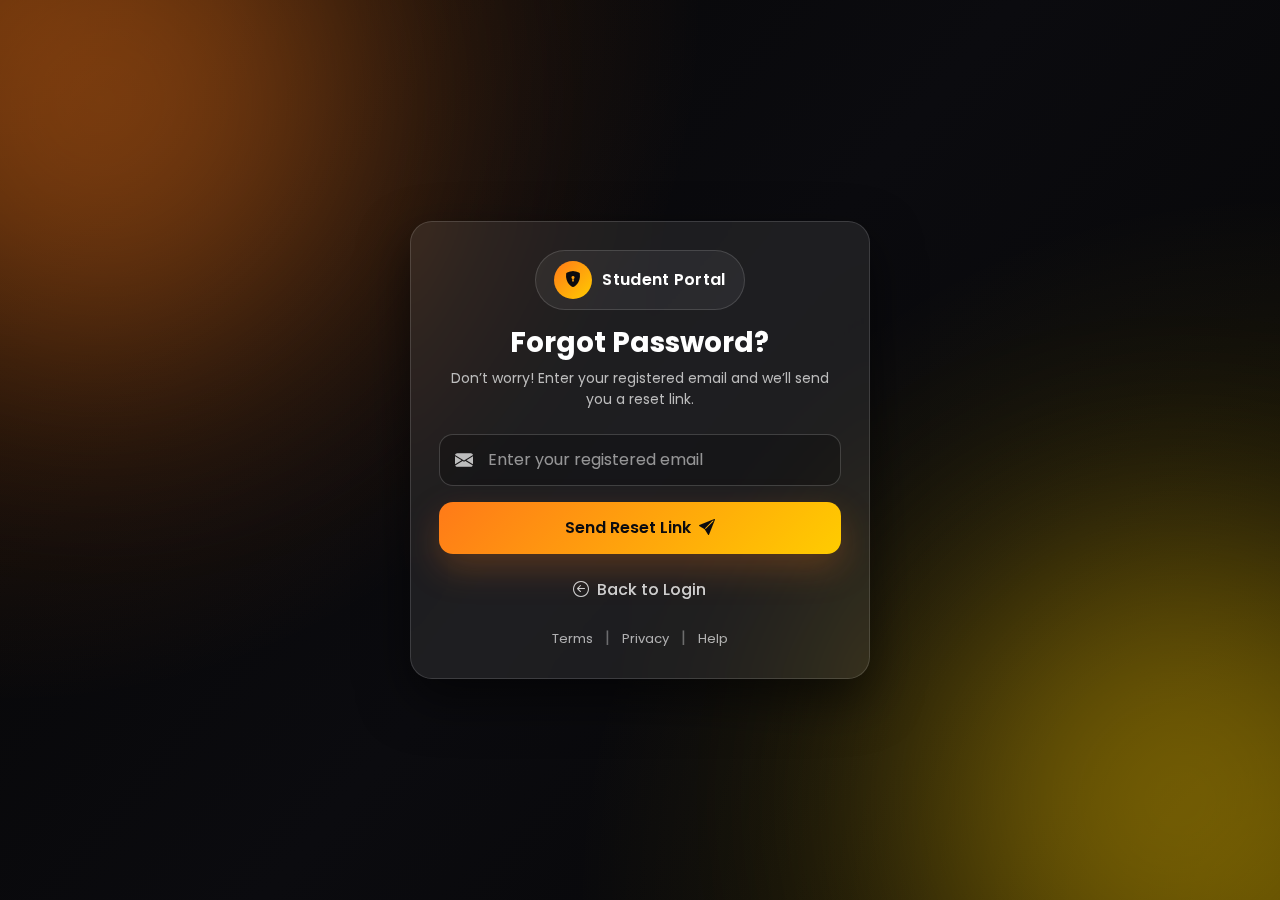
<file: forgotPassword.html>
<!DOCTYPE html>
<html lang="en">

<head>
    <meta charset="UTF-8" />
    <meta name="viewport" content="width=device-width, initial-scale=1.0" />
    <title>Forgot Password</title>

    <!-- Bootstrap 5 -->
    <link href="https://cdn.jsdelivr.net/npm/bootstrap@5.3.3/dist/css/bootstrap.min.css" rel="stylesheet" />

    <!-- Bootstrap Icons -->
    <link rel="stylesheet" href="https://cdn.jsdelivr.net/npm/bootstrap-icons@1.11.3/font/bootstrap-icons.min.css">

    <!-- CSS -->
    <link rel="stylesheet" href="./assets/css/forgotPassword.css" />
</head>

<body>

    <section class="auth-page">
        <div class="container-fluid p-0">
            <div class="row g-0 min-vh-100 justify-content-center align-items-center">

                <!-- ✅ CENTER FORM ONLY -->
                <div class="col-lg-5 col-md-7 col-sm-10 col-11 d-flex align-items-center justify-content-center px-3 py-5">
                    <div class="auth-card w-100">

                        <!-- Brand -->
                        <div class="text-center mb-4">
                            <div class="brand">
                                <span class="brand-icon"><i class="bi bi-shield-lock-fill"></i></span>
                                <span class="brand-text">Student Portal</span>
                            </div>

                            <h2 class="mt-3 auth-title">Forgot Password?</h2>
                            <p class="auth-subtitle">
                                Don’t worry! Enter your registered email and we’ll send you a reset link.
                            </p>
                        </div>

                        <!-- Form -->
                        <form>
                            <!-- Email -->
                            <div class="form-group-custom mb-3">
                                <i class="bi bi-envelope-fill left-icon"></i>
                                <input type="email" class="form-control custom-input"
                                    placeholder="Enter your registered email" required>
                            </div>

                            <!-- Button -->
                            <button type="submit" class="btn auth-btn w-100">
                                Send Reset Link <i class="bi bi-send-fill ms-1"></i>
                            </button>

                            <!-- Back to login -->
                            <div class="mt-4 text-center">
                                <a href="index.html" class="back-link">
                                    <i class="bi bi-arrow-left-circle me-1"></i> Back to Login
                                </a>
                            </div>

                            <!-- Footer -->
                            <div class="bottom-links mt-4 text-center">
                                <a href="#">Terms</a>
                                <span>|</span>
                                <a href="#">Privacy</a>
                                <span>|</span>
                                <a href="#">Help</a>
                            </div>

                        </form>
                    </div>
                </div>

            </div>
        </div>
    </section>

    <!-- Bootstrap JS -->
    <script src="https://cdn.jsdelivr.net/npm/bootstrap@5.3.3/dist/js/bootstrap.bundle.min.js"></script>
</body>

</html>
</file>
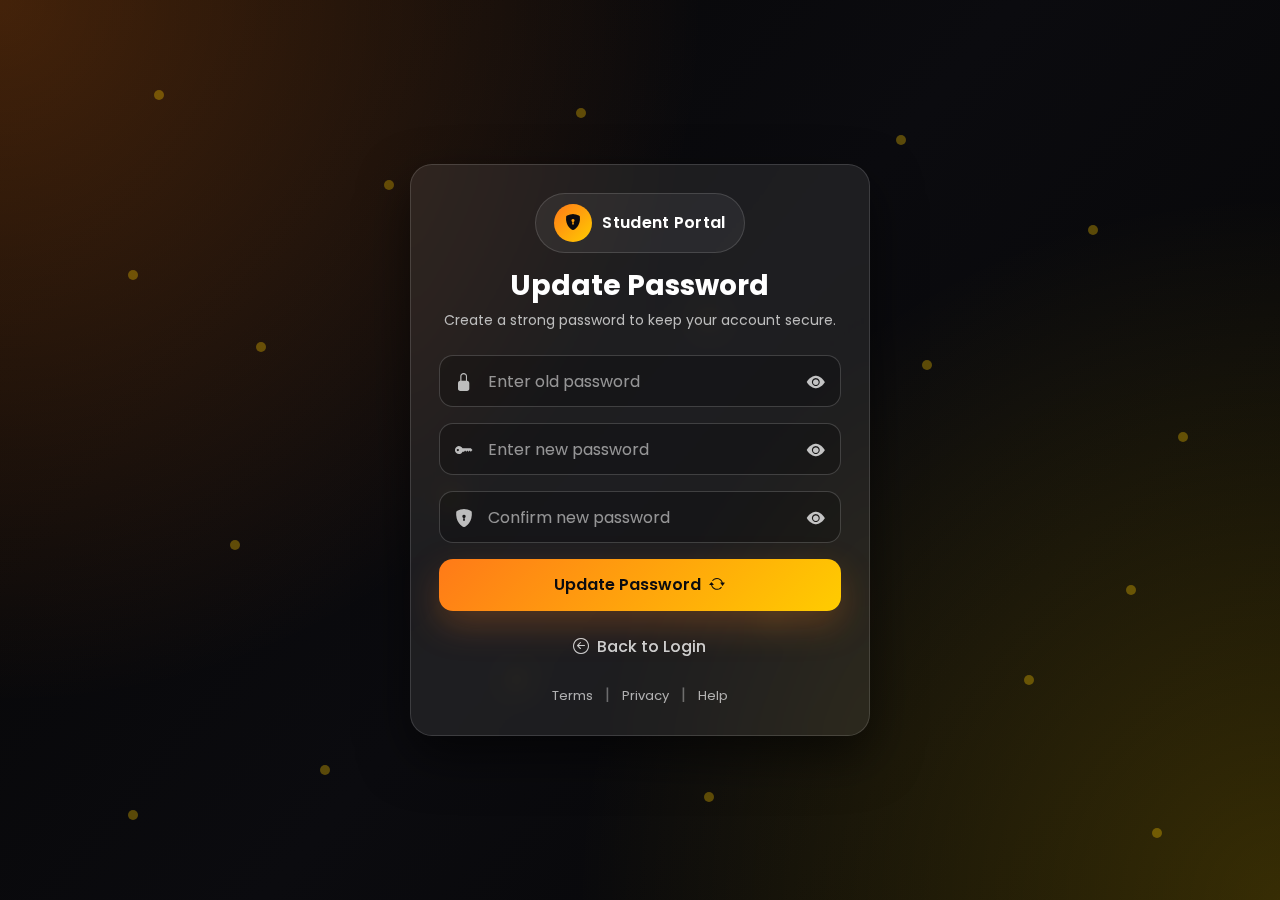
<file: updatePassword.html>
<!DOCTYPE html>
<html lang="en">

<head>
    <meta charset="UTF-8" />
    <meta name="viewport" content="width=device-width, initial-scale=1.0" />
    <title>Update Password</title>

    <!-- Bootstrap 5 -->
    <link href="https://cdn.jsdelivr.net/npm/bootstrap@5.3.3/dist/css/bootstrap.min.css" rel="stylesheet" />

    <!-- Bootstrap Icons -->
    <link rel="stylesheet" href="https://cdn.jsdelivr.net/npm/bootstrap-icons@1.11.3/font/bootstrap-icons.min.css">

    <!-- CSS -->
    <link rel="stylesheet" href="./assets/css/updatePassword.css" />
</head>

<body>

    <section class="auth-page">

        <!-- ✅ DIMPLE ANIMATION BACKGROUND -->
        <div class="dimple-bg">
            <span></span><span></span><span></span><span></span><span></span>
            <span></span><span></span><span></span><span></span><span></span>
            <span></span><span></span><span></span><span></span><span></span>
            <span></span><span></span><span></span><span></span><span></span>
        </div>

        <div class="container-fluid p-0">
            <div class="row g-0 min-vh-100 justify-content-center align-items-center">

                <!-- ✅ CENTER FORM ONLY -->
                <div
                    class="col-lg-5 col-md-7 col-sm-10 col-11 d-flex align-items-center justify-content-center px-3 py-5">
                    <div class="auth-card w-100">

                        <!-- Brand -->
                        <div class="text-center mb-4">
                            <div class="brand">
                                <span class="brand-icon"><i class="bi bi-shield-lock-fill"></i></span>
                                <span class="brand-text">Student Portal</span>
                            </div>

                            <h2 class="mt-3 auth-title">Update Password</h2>
                            <p class="auth-subtitle">
                                Create a strong password to keep your account secure.
                            </p>
                        </div>

                        <!-- Update Password Form -->
                        <form>

                            <!-- Old Password -->
                            <div class="form-group-custom mb-3">
                                <i class="bi bi-lock-fill left-icon"></i>
                                <input id="oldPassword" type="password" class="form-control custom-input"
                                    placeholder="Enter old password" required>
                                <span class="eye-icon" onclick="togglePassword('oldPassword','eyeOld')">
                                    <i id="eyeOld" class="bi bi-eye-fill"></i>
                                </span>
                            </div>

                            <!-- New Password -->
                            <div class="form-group-custom mb-3">
                                <i class="bi bi-key-fill left-icon"></i>
                                <input id="newPassword" type="password" class="form-control custom-input"
                                    placeholder="Enter new password" required>
                                <span class="eye-icon" onclick="togglePassword('newPassword','eyeNew')">
                                    <i id="eyeNew" class="bi bi-eye-fill"></i>
                                </span>
                            </div>

                            <!-- Confirm Password -->
                            <div class="form-group-custom mb-3">
                                <i class="bi bi-shield-lock-fill left-icon"></i>
                                <input id="confirmPassword" type="password" class="form-control custom-input"
                                    placeholder="Confirm new password" required>
                                <span class="eye-icon" onclick="togglePassword('confirmPassword','eyeConfirm')">
                                    <i id="eyeConfirm" class="bi bi-eye-fill"></i>
                                </span>
                            </div>

                            <!-- Button -->
                            <button type="submit" class="btn auth-btn w-100">
                                Update Password <i class="bi bi-arrow-repeat ms-1"></i>
                            </button>

                            <!-- Back -->
                            <div class="mt-4 text-center">
                                <a href="./index.html" class="back-link">
                                    <i class="bi bi-arrow-left-circle me-1"></i> Back to Login
                                </a>
                            </div>

                            <!-- Footer -->
                            <div class="bottom-links mt-4 text-center">
                                <a href="#">Terms</a>
                                <span>|</span>
                                <a href="#">Privacy</a>
                                <span>|</span>
                                <a href="#">Help</a>
                            </div>

                        </form>

                    </div>
                </div>

            </div>
        </div>
    </section>

    <!-- Bootstrap JS -->
    <script src="https://cdn.jsdelivr.net/npm/bootstrap@5.3.3/dist/js/bootstrap.bundle.min.js"></script>

    <!-- ✅ Show/Hide Password Script -->
    <script>
        function togglePassword(inputId, eyeId) {
            const input = document.getElementById(inputId);
            const eye = document.getElementById(eyeId);

            if (input.type === "password") {
                input.type = "text";
                eye.className = "bi bi-eye-slash-fill";
            } else {
                input.type = "password";
                eye.className = "bi bi-eye-fill";
            }
        }
    </script>

</body>

</html>
</file>
<file: assets/css/forgotPassword.css>
@import url('https://fonts.googleapis.com/css2?family=Poppins:wght@300;400;500;600;700&display=swap');

:root {
    --orange: #ff7a18;
    --yellow: #ffcc00;
    --text: #ffffff;
    --muted: #bdbdbd;
    --glass: rgba(255, 255, 255, 0.08);
    --border: rgba(255, 255, 255, 0.14);
    --shadow: 0 20px 50px rgba(0, 0, 0, 0.55);
}

* {
    margin: 0;
    padding: 0;
    box-sizing: border-box;
    font-family: "Poppins", sans-serif;
}

body {
    background: #000;
}

/* ✅ FULL PAGE BACKGROUND */
.auth-page {
    min-height: 100vh;
    width: 100%;
    position: relative;

    background: radial-gradient(circle at top left, rgba(255, 122, 24, 0.25), transparent 45%),
        radial-gradient(circle at bottom right, rgba(255, 204, 0, 0.20), transparent 45%),
        linear-gradient(130deg, #050505 0%, #0b0b0f 50%, #050505 100%);
    overflow: hidden;
}

/* ✅ Extra glow decorations */
.auth-page::before,
.auth-page::after {
    content: "";
    position: absolute;
    width: 500px;
    height: 500px;
    border-radius: 50%;
    filter: blur(120px);
    opacity: 0.35;
    z-index: 0;
}

.auth-page::before {
    background: var(--orange);
    top: -150px;
    left: -150px;
}

.auth-page::after {
    background: var(--yellow);
    bottom: -150px;
    right: -150px;
}

/* ✅ Keep content above */
.auth-page .row {
    position: relative;
    z-index: 2;
}

/* ✅ Card glass */
.auth-card {
    max-width: 460px;
    width: 100%;
    background: var(--glass);
    border: 1px solid var(--border);
    box-shadow: var(--shadow);
    backdrop-filter: blur(14px);
    -webkit-backdrop-filter: blur(14px);
    border-radius: 22px;
    padding: 28px;
    color: var(--text);
}

/* Brand */
.brand {
    display: inline-flex;
    align-items: center;
    gap: 10px;
    padding: 10px 18px;
    border-radius: 50px;
    background: rgba(255, 255, 255, 0.06);
    border: 1px solid var(--border);
}

.brand-icon {
    width: 38px;
    height: 38px;
    display: grid;
    place-items: center;
    border-radius: 50%;
    background: linear-gradient(135deg, var(--orange), var(--yellow));
    color: #0b0b0f;
}

.brand-text {
    font-weight: 600;
    letter-spacing: 0.3px;
}

/* Titles */
.auth-title {
    font-weight: 700;
    font-size: 28px;
}

.auth-subtitle {
    color: var(--muted);
    font-size: 14px;
    margin-top: 8px;
}

/* Input */
.form-group-custom {
    position: relative;
}

.left-icon {
    position: absolute;
    left: 16px;
    top: 50%;
    transform: translateY(-50%);
    color: var(--muted);
    font-size: 18px;
}

.custom-input {
    height: 52px;
    padding-left: 48px;
    border-radius: 14px;
    border: 1px solid rgba(255, 255, 255, 0.18);
    background: rgba(0, 0, 0, 0.25);
    color: var(--text);
}

.custom-input:focus {
    background: rgba(0, 0, 0, 0.35);
    color: var(--text);
    border-color: rgba(255, 204, 0, 0.4);
    box-shadow: 0 0 0 0.25rem rgba(255, 204, 0, 0.12);
}

.custom-input::placeholder {
    color: rgba(255, 255, 255, 0.55);
}

/* Button */
.auth-btn {
    height: 52px;
    border-radius: 14px;
    font-weight: 600;
    background: linear-gradient(135deg, var(--orange), var(--yellow));
    border: none;
    color: #0b0b0f;
    box-shadow: 0 14px 35px rgba(255, 122, 24, 0.25);
    transition: 0.25s ease;
}

.auth-btn:hover {
    transform: translateY(-2px);
}

/* Back link */
.back-link {
    color: rgba(255, 255, 255, 0.78);
    text-decoration: none;
    font-weight: 500;
}

.back-link:hover {
    color: var(--yellow);
}

/* Bottom links */
.bottom-links a {
    text-decoration: none;
    color: rgba(255, 255, 255, 0.65);
    font-size: 13px;
}

.bottom-links span {
    margin: 0 8px;
    color: rgba(255, 255, 255, 0.35);
}

/* ✅ Responsive */
@media (max-width: 767px) {
    .auth-card {
        padding: 22px;
    }
}

@media (max-width: 576px) {
    .auth-title {
        font-size: 23px;
    }
}
</file>
<file: assets/css/updatePassword.css>
@import url('https://fonts.googleapis.com/css2?family=Poppins:wght@300;400;500;600;700&display=swap');

:root {
    --orange: #ff7a18;
    --yellow: #ffcc00;
    --text: #ffffff;
    --muted: #bdbdbd;
    --glass: rgba(255, 255, 255, 0.08);
    --border: rgba(255, 255, 255, 0.14);
    --shadow: 0 20px 50px rgba(0, 0, 0, 0.55);
}

* {
    margin: 0;
    padding: 0;
    box-sizing: border-box;
    font-family: "Poppins", sans-serif;
}

body {
    background: #000;
}

/* ✅ full background */
.auth-page {
    min-height: 100vh;
    width: 100%;
    position: relative;
    overflow: hidden;

    background: radial-gradient(circle at top left, rgba(255, 122, 24, 0.25), transparent 45%),
        radial-gradient(circle at bottom right, rgba(255, 204, 0, 0.20), transparent 45%),
        linear-gradient(130deg, #050505 0%, #0b0b0f 50%, #050505 100%);
}

/* ✅ Dimple Animation */
.dimple-bg {
    position: absolute;
    inset: 0;
    z-index: 0;
    overflow: hidden;
    pointer-events: none;
}

.dimple-bg span {
    position: absolute;
    width: 10px;
    height: 10px;
    border-radius: 50%;
    background: rgba(255, 204, 0, 0.55);
    animation: floatDots 6s infinite ease-in-out;
    opacity: 0.6;
}

/* random positions */
.dimple-bg span:nth-child(1) { top: 10%; left: 12%; }
.dimple-bg span:nth-child(2) { top: 20%; left: 30%; }
.dimple-bg span:nth-child(3) { top: 35%; left: 55%; }
.dimple-bg span:nth-child(4) { top: 60%; left: 18%; }
.dimple-bg span:nth-child(5) { top: 75%; left: 40%; }
.dimple-bg span:nth-child(6) { top: 15%; left: 70%; }
.dimple-bg span:nth-child(7) { top: 25%; left: 85%; }
.dimple-bg span:nth-child(8) { top: 48%; left: 92%; }
.dimple-bg span:nth-child(9) { top: 75%; left: 80%; }
.dimple-bg span:nth-child(10){ top: 88%; left: 55%; }
.dimple-bg span:nth-child(11){ top: 30%; left: 10%; }
.dimple-bg span:nth-child(12){ top: 55%; left: 35%; }
.dimple-bg span:nth-child(13){ top: 40%; left: 72%; }
.dimple-bg span:nth-child(14){ top: 68%; left: 60%; }
.dimple-bg span:nth-child(15){ top: 85%; left: 25%; }
.dimple-bg span:nth-child(16){ top: 12%; left: 45%; }
.dimple-bg span:nth-child(17){ top: 38%; left: 20%; }
.dimple-bg span:nth-child(18){ top: 65%; left: 88%; }
.dimple-bg span:nth-child(19){ top: 90%; left: 10%; }
.dimple-bg span:nth-child(20){ top: 92%; left: 90%; }

@keyframes floatDots {
    0%, 100% { transform: translateY(0px); }
    50% { transform: translateY(-18px); }
}

/* ✅ keep content above */
.auth-page .container-fluid,
.auth-page .row {
    position: relative;
    z-index: 2;
}

/* ✅ card */
.auth-card {
    max-width: 460px;
    width: 100%;
    background: var(--glass);
    border: 1px solid var(--border);
    box-shadow: var(--shadow);
    backdrop-filter: blur(14px);
    -webkit-backdrop-filter: blur(14px);
    border-radius: 22px;
    padding: 28px;
    color: var(--text);
}

/* Brand */
.brand {
    display: inline-flex;
    align-items: center;
    gap: 10px;
    padding: 10px 18px;
    border-radius: 50px;
    background: rgba(255, 255, 255, 0.06);
    border: 1px solid var(--border);
}

.brand-icon {
    width: 38px;
    height: 38px;
    display: grid;
    place-items: center;
    border-radius: 50%;
    background: linear-gradient(135deg, var(--orange), var(--yellow));
    color: #0b0b0f;
}

.brand-text {
    font-weight: 600;
    letter-spacing: 0.3px;
}

/* Titles */
.auth-title {
    font-weight: 700;
    font-size: 28px;
}

.auth-subtitle {
    color: var(--muted);
    font-size: 14px;
    margin-top: 8px;
}

/* inputs */
.form-group-custom {
    position: relative;
}

.left-icon {
    position: absolute;
    left: 16px;
    top: 50%;
    transform: translateY(-50%);
    color: var(--muted);
    font-size: 18px;
}

.custom-input {
    height: 52px;
    padding-left: 48px;
    padding-right: 48px;
    border-radius: 14px;
    border: 1px solid rgba(255, 255, 255, 0.18);
    background: rgba(0, 0, 0, 0.25);
    color: var(--text);
}

.custom-input:focus {
    background: rgba(0, 0, 0, 0.35);
    color: var(--text);
    border-color: rgba(255, 204, 0, 0.4);
    box-shadow: 0 0 0 0.25rem rgba(255, 204, 0, 0.12);
}

.custom-input::placeholder {
    color: rgba(255, 255, 255, 0.55);
}

/* eye icon */
.eye-icon {
    position: absolute;
    right: 16px;
    top: 50%;
    transform: translateY(-50%);
    cursor: pointer;
    color: rgba(255, 255, 255, 0.75);
    font-size: 18px;
}

.eye-icon:hover {
    color: var(--yellow);
}

/* button */
.auth-btn {
    height: 52px;
    border-radius: 14px;
    font-weight: 600;
    background: linear-gradient(135deg, var(--orange), var(--yellow));
    border: none;
    color: #0b0b0f;
    box-shadow: 0 14px 35px rgba(255, 122, 24, 0.25);
    transition: 0.25s ease;
}

.auth-btn:hover {
    transform: translateY(-2px);
}

/* back link */
.back-link {
    color: rgba(255, 255, 255, 0.78);
    text-decoration: none;
    font-weight: 500;
}

.back-link:hover {
    color: var(--yellow);
}

/* footer links */
.bottom-links a {
    text-decoration: none;
    color: rgba(255, 255, 255, 0.65);
    font-size: 13px;
}

.bottom-links span {
    margin: 0 8px;
    color: rgba(255, 255, 255, 0.35);
}

/* responsive */
@media (max-width: 767px) {
    .auth-card {
        padding: 22px;
    }
}

@media (max-width: 576px) {
    .auth-title {
        font-size: 23px;
    }
}
</file>
